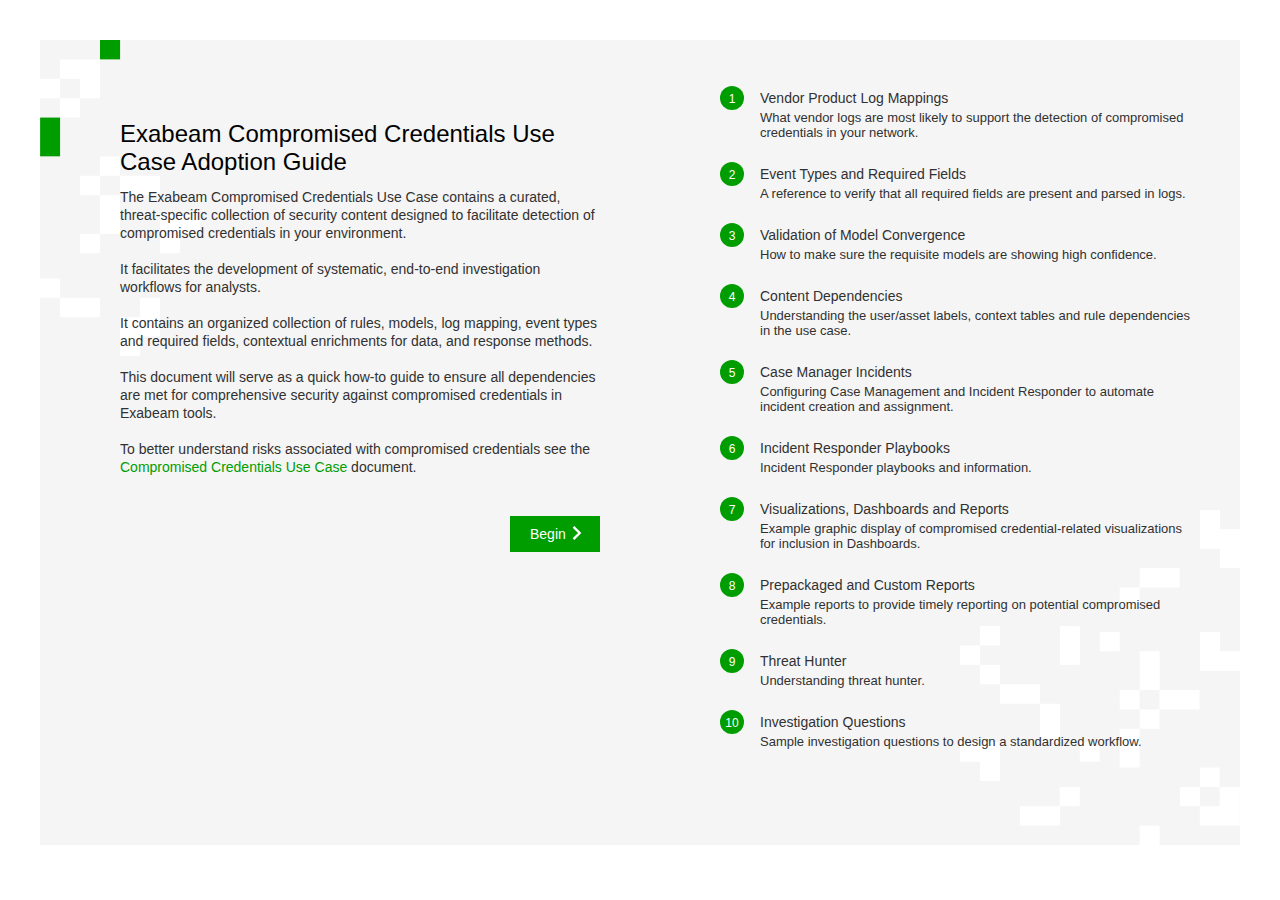
<file: index.html>
<!DOCTYPE html>
<html>
<head>
  <title>Use Case Configuration Guide</title>

  <link href="css/style.css" rel="stylesheet" type="text/css">
  
  <meta name="viewport" content="width=device-width, initial-scale=1.0">

  <script src="js/SCORM_API_wrapper.js" type="text/javascript"></script>
  <script src="https://cdnjs.cloudflare.com/ajax/libs/gsap/3.6.0/gsap.min.js"></script>
</head>

<body>
  <div class='container'>
    <div class='cont-text'>
      <div id='p-header'>Exabeam Compromised Credentials Use Case Adoption Guide</div>
      <div id='p-body'>The Exabeam Compromised Credentials Use Case contains a curated, threat-specific collection of security content designed to facilitate detection of compromised credentials in your environment.</br></br> 

        It facilitates the development of systematic, end-to-end investigation workflows for analysts.</br></br>  
        
        It contains an organized collection of rules, models, log mapping, event types and required fields, contextual enrichments for data, and response methods.</br></br> 
        
        This document will serve as a quick how-to guide to ensure all dependencies are met for comprehensive security against compromised credentials in Exabeam tools.</br></br>
        
        To better understand risks associated with compromised credentials see the <a href='https://community.exabeam.com/s/article/Compromised-Credentials-Chapter-1' target='_blank'>Compromised Credentials Use Case</a> document.
        </div>
      <a class='gen-link' href="slides.html">Begin</a>
    </div>
    <!-- <video class='cont-vid' width='550' height='309' controls>
      <source src="assets/temp_vid.mp4" type="video/mp4">
      <img src="assets/tempVid.jpg" alt="video">

    </video> -->
    <div class='cont-text2'>
      <div class='p-header-list'>
        <div id='p-num'>1</div>
        <div id='p-title-list'>Vendor Product Log Mappings
          <div id='p-subtitle-list'>What vendor logs are most likely to support the detection of compromised credentials in your network.</div>
        </div>
      </div>
      <div class='p-header-list'>
        <div id='p-num'>2</div>
        <div id='p-title-list'>Event Types and Required Fields
          <div id='p-subtitle-list'>A reference to verify that all required fields are present and parsed in logs. </div>
        </div>
      </div>
      <div class='p-header-list'>
        <div id='p-num'>3</div>
        <div id='p-title-list'>Validation of Model Convergence
          <div id='p-subtitle-list'>How to make sure the requisite models are showing high confidence.</div>
        </div>
      </div>
      <div class='p-header-list'>
        <div id='p-num'>4</div>
        <div id='p-title-list'>Content Dependencies
          <div id='p-subtitle-list'>Understanding the user/asset labels, context tables and rule dependencies in the use case.</div>
        </div>
      </div>
      <div class='p-header-list'>
        <div id='p-num'>5</div>
        <div id='p-title-list'>Case Manager Incidents
          <div id='p-subtitle-list'>Configuring Case Management and Incident Responder to automate incident creation and assignment.</div>
        </div>
      </div>
      <div class='p-header-list'>
        <div id='p-num'>6</div>
        <div id='p-title-list'>Incident Responder Playbooks
          <div id='p-subtitle-list'>Incident Responder playbooks and information.</div>
        </div>
      </div>
      <div class='p-header-list'>
        <div id='p-num'>7</div>
        <div id='p-title-list'>Visualizations, Dashboards and Reports
          <div id='p-subtitle-list'>Example graphic display of compromised credential-related visualizations for inclusion in Dashboards.</div>
        </div>
      </div>
      <div class='p-header-list'>
        <div id='p-num'>8</div>
        <div id='p-title-list'>Prepackaged and Custom Reports
          <div id='p-subtitle-list'>Example reports to provide timely reporting on potential compromised credentials.</div>
        </div>
      </div>
      <div class='p-header-list'>
        <div id='p-num'>9</div>
        <div id='p-title-list'>Threat Hunter
          <div id='p-subtitle-list'>Understanding threat hunter.</div>
        </div>
      </div>
      <div class='p-header-list'>
        <div id='p-num'>10</div>
        <div id='p-title-list'>Investigation Questions
          <div id='p-subtitle-list'>Sample investigation questions to design a standardized workflow. </div>
        </div>
      </div>
    </div>
  </div>

  
</body>
</html>
</file>
<file: css/style.css>
body {
    margin: 0;
    padding: 0;
    background-color: #ffffff;
}

@font-face {
  font-family: Lausanne 300;
  src: url('../fonts/500/Lausanne-300.eot');
  src: url('../fonts/500/Lausanne-300.woff') format('woff'),
       url('../fonts/500/Lausanne-300.woff2') format('woff2'),
       url('../fonts/500/Lausanne-300.svg') format('svg'),
       url('../fonts/500/Lausanne-300.ttf') format('truetype');
  font-weight: 300;
  font-style: normal;
}

@font-face {
    font-family: Lausanne 500;
    src: url('../fonts/500/Lausanne-500.eot');
    src: url('../fonts/500/Lausanne-500.woff') format('woff'),
         url('../fonts/500/Lausanne-500.woff2') format('woff2'),
         url('../fonts/500/Lausanne-500.svg') format('svg'),
         url('../fonts/500/Lausanne-500.ttf') format('truetype');
    font-weight:500;
    font-style: normal;
}

@font-face {
    font-family: Lausanne 800;
    src: url('../fonts/500/Lausanne-800.eot');
    src: url('../fonts/500/Lausanne-800.woff') format('woff'),
         url('../fonts/500/Lausanne-800.woff2') format('woff2'),
         url('../fonts/500/Lausanne-800.svg') format('svg'),
         url('../fonts/500/Lausanne-800.ttf') format('truetype');
    font-weight: 800;
    font-style: normal;
}

.container {
  display: flex;
  height: 100%;
  margin: 40px;
  background-color: #f5f5f5;
}

/* .cont-vid{
  padding: 40px;
  background-image: url(../assets/start_bg.svg);
  background-size: 22%;
  background-position: left top;
  background-repeat: no-repeat;
  background-color: #f5f5f5;
} */

.cont-text{
  width: 50%;
  padding: 40px 80px 80px 80px;
  background-image: url(../assets/start_bg.svg);
  background-size: 25%;
  background-position: left top;
  background-repeat: no-repeat;
  background-color: #f5f5f5;
}

.cont-text2{
  width: 50%;
  flex-grow: 1;
  padding: 40px 40px 80px 40px;
  background-image: url(../assets/start_bg2.svg);
  background-size: 50%;
  background-position: right bottom;
  background-repeat: no-repeat;
  background-color: #f5f5f5;
}

#p-header{
  padding-top: 40px;
  padding-bottom: 12px;
  font-family: 'Lausanne 800', Arial, sans-serif;
  font-size: 24px;
  color: #000000;
}

#p-body{
  font-family: 'Lausanne 300', Arial, sans-serif;
  font-size: 14px;
  line-height: 18px;
  color: #313131;
}

.gen-link{
  cursor: pointer;
  text-decoration: none;
  background-image: url(../assets/gen_link.svg);
  background-size: 14px 14px;
  background-position: 60px 10px;
  background-repeat: no-repeat;
  font-family: 'Lausanne 500', Arial, sans-serif;
  font-size: 14px;
  width: 50px;
  color: #ffffff;
  padding: 10px 20px 10px 20px;
  margin-top: 40px;
  float: right;
  background-color: #009d00;
}

.gen-link:hover {
  background-color: #318e00;
}

#p-body a{
  cursor: pointer;
  text-decoration: none;
  font-family: 'Lausanne 500', Arial, sans-serif;
  color: #009d00;
}

.p-header-list{
  display: flex;
  margin-bottom: 16px;
}

#p-num{
  flex-shrink: 0;
  width: 24px;
  height: 24px;
  padding-top: 12px;
  text-align: center;
  background-image: url(../assets/circle_green.svg);
  background-position: center;
  background-size: 24px 24px;
  background-repeat: no-repeat;
  font-family: 'Lausanne 800', Arial, sans-serif;
  font-size: 12px;
  color: #ffffff;
}

#p-title-list{
  font-family: 'Lausanne 800', Arial, sans-serif;
  font-size: 14px;
  color: #313131;
  padding-top: 10px;
  padding-left: 16px;
}

#p-subtitle-list{
  font-family: 'Lausanne 300', Arial, sans-serif;
  font-size: 13px;
  color: #313131;
  padding-top: 4px;
}
</file>
